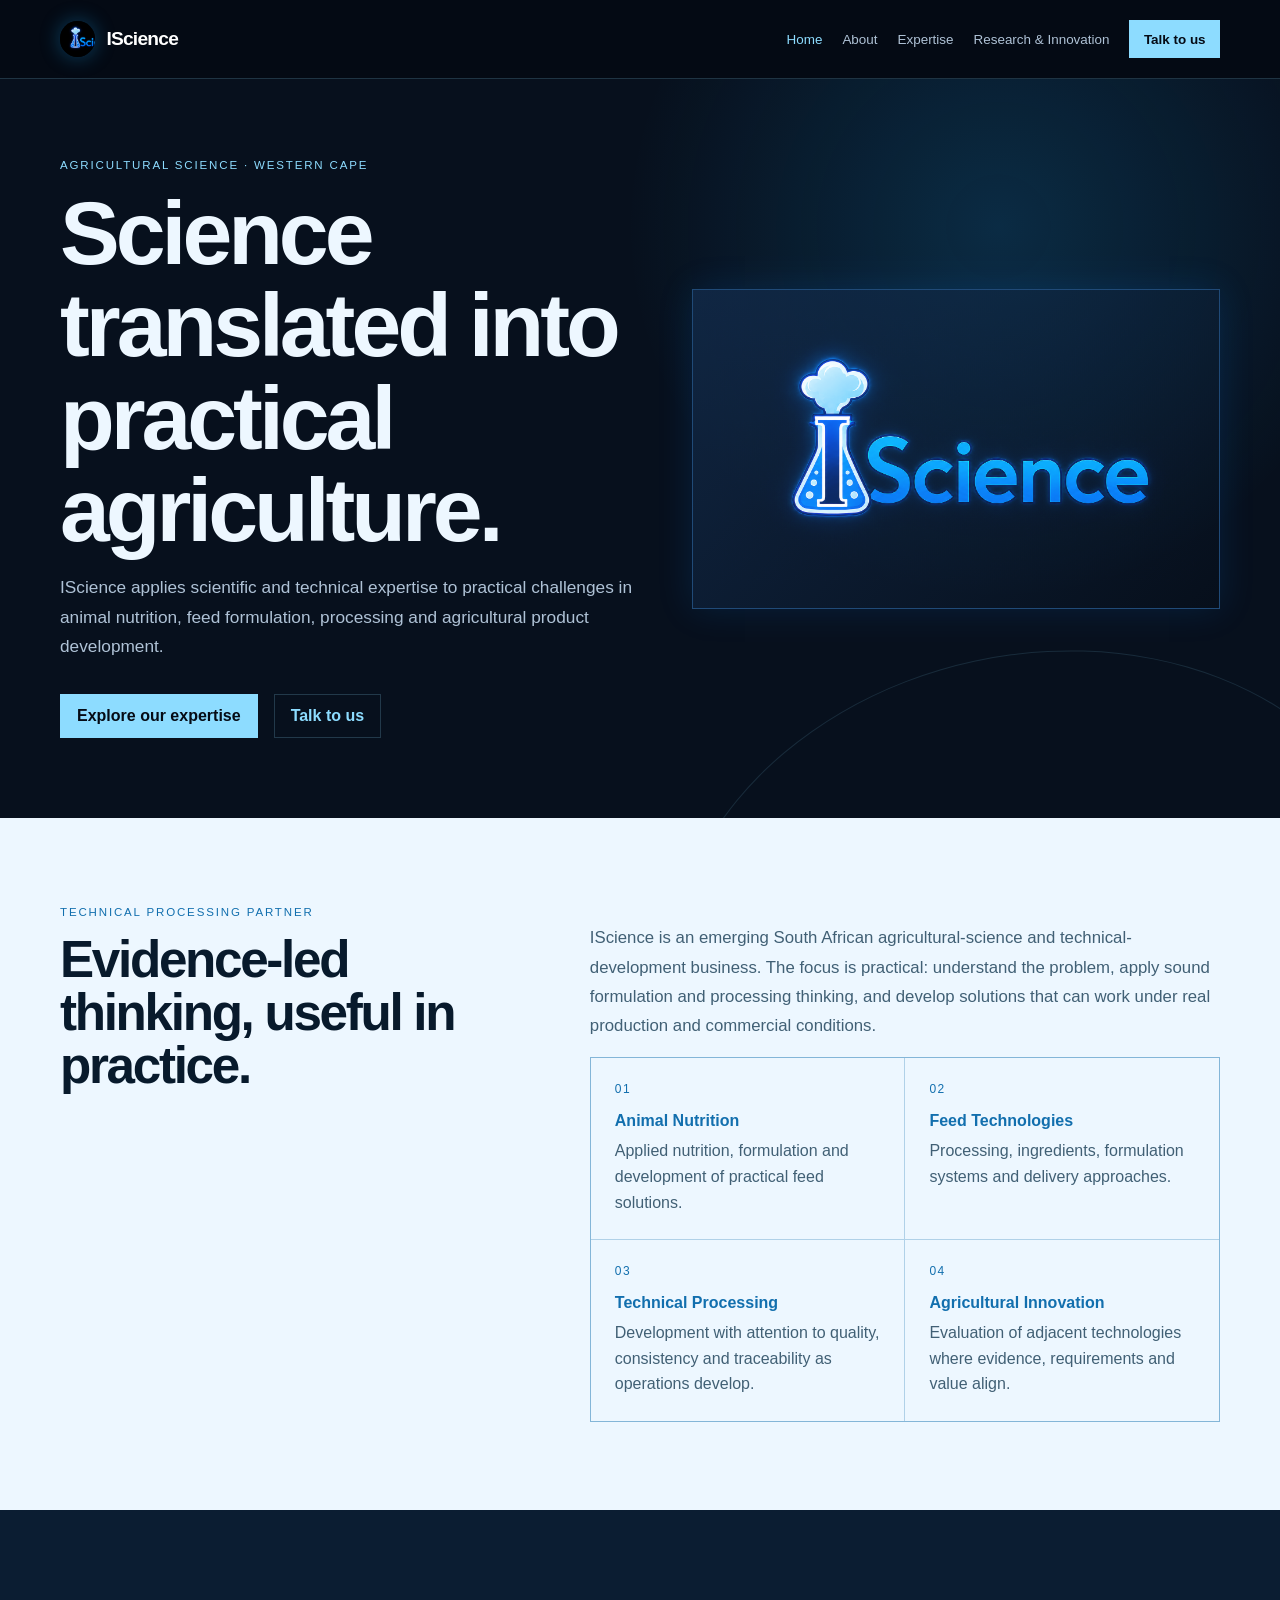
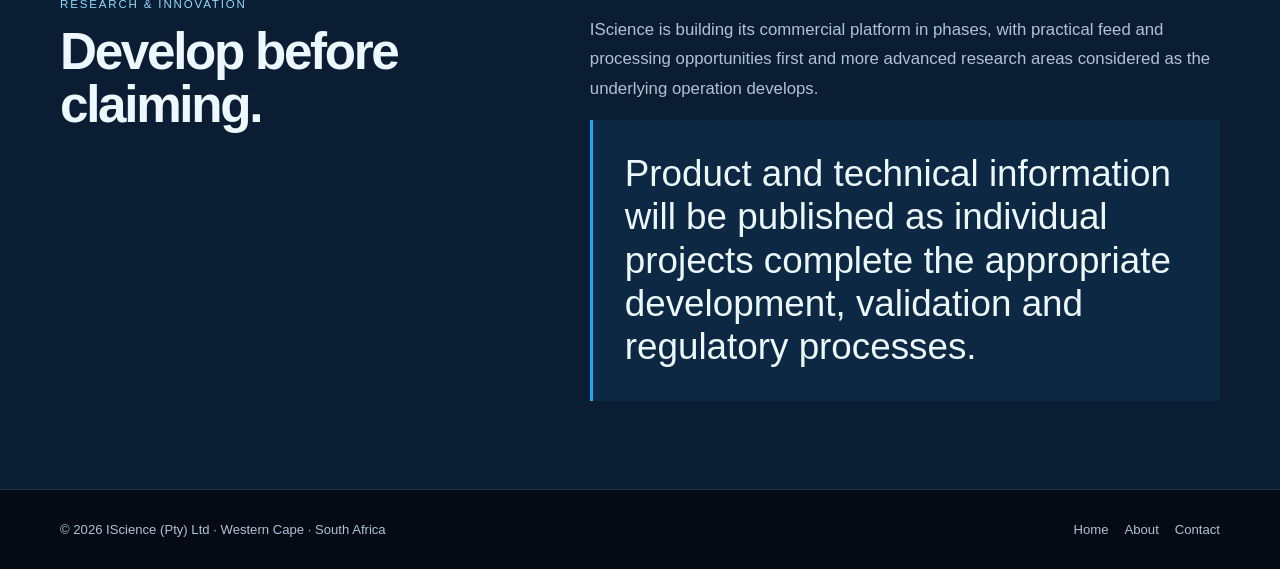
<file: index.html>
<!doctype html>
<html lang="en-ZA">
<head>
  <meta charset="utf-8">
  <meta name="viewport" content="width=device-width, initial-scale=1">
  <title>IScience | Agricultural Science, Nutrition &amp; Feed Technology</title>
  <meta name="description" content="IScience is a Western Cape agricultural science business focused on animal nutrition, feed technology, technical processing and practical product development.">
  <link rel="icon" href="assets/iscience-logo.png" type="image/png">
  <link rel="stylesheet" href="styles.css">
  <script src="script.js" defer></script>
</head>
<body>
  <a class="skip-link" href="#main-content">Skip to content</a>
  <header class="site-header">
    <div class="header-inner">
      <a class="brand" href="index.html" aria-label="IScience home"><img class="brand-mark" src="assets/iscience-logo.png" alt=""><span class="brand-word">IScience</span></a>
      <button class="menu-toggle" type="button" data-menu-toggle aria-controls="site-navigation" aria-expanded="false">Menu</button>
      <nav class="site-nav" id="site-navigation" aria-label="Primary navigation">
        <a href="index.html" aria-current="page">Home</a>
        <a href="about/index.html">About</a>
        <a href="index.html#expertise">Expertise</a>
        <a href="index.html#research">Research &amp; Innovation</a>
        <a href="contact/index.html" class="nav-cta">Talk to us</a>
      </nav>
    </div>
  </header>

  <main id="main-content">
    <section class="hero">
      <div class="container hero-grid">
        <div>
          <p class="eyebrow">Agricultural science · Western Cape</p>
          <h1>Science translated into practical agriculture.</h1>
          <p class="hero-copy">IScience applies scientific and technical expertise to practical challenges in animal nutrition, feed formulation, processing and agricultural product development.</p>
          <div class="actions"><a class="button button-primary" href="#expertise">Explore our expertise</a><a class="button button-secondary" href="contact/index.html">Talk to us</a></div>
        </div>
        <div class="hero-logo"><img src="assets/iscience-logo.png" alt="IScience laboratory flask logo"></div>
      </div>
    </section>

    <section class="light-section section" id="expertise">
      <div class="container section-grid">
        <div><p class="section-kicker">Technical processing partner</p><h2>Evidence-led thinking, useful in practice.</h2></div>
        <div><p class="section-copy">IScience is an emerging South African agricultural-science and technical-development business. The focus is practical: understand the problem, apply sound formulation and processing thinking, and develop solutions that can work under real production and commercial conditions.</p><div class="expertise-grid">
          <div class="expertise-item"><span class="number">01</span><strong>Animal Nutrition</strong><p>Applied nutrition, formulation and development of practical feed solutions.</p></div>
          <div class="expertise-item"><span class="number">02</span><strong>Feed Technologies</strong><p>Processing, ingredients, formulation systems and delivery approaches.</p></div>
          <div class="expertise-item"><span class="number">03</span><strong>Technical Processing</strong><p>Development with attention to quality, consistency and traceability as operations develop.</p></div>
          <div class="expertise-item"><span class="number">04</span><strong>Agricultural Innovation</strong><p>Evaluation of adjacent technologies where evidence, requirements and value align.</p></div>
        </div></div>
      </div>
    </section>

    <section class="dark-section section" id="research">
      <div class="container section-grid">
        <div><p class="section-kicker">Research &amp; innovation</p><h2>Develop before claiming.</h2></div>
        <div><p class="section-copy" style="color: var(--muted)">IScience is building its commercial platform in phases, with practical feed and processing opportunities first and more advanced research areas considered as the underlying operation develops.</p><div class="statement">Product and technical information will be published as individual projects complete the appropriate development, validation and regulatory processes.</div></div>
      </div>
    </section>
  </main>

  <footer class="site-footer"><div class="container footer-inner"><span>© 2026 IScience (Pty) Ltd · Western Cape · South Africa</span><nav class="footer-nav" aria-label="Footer navigation"><a href="index.html">Home</a><a href="about/index.html">About</a><a href="contact/index.html">Contact</a></nav></div></footer>
</body>
</html>
</file>
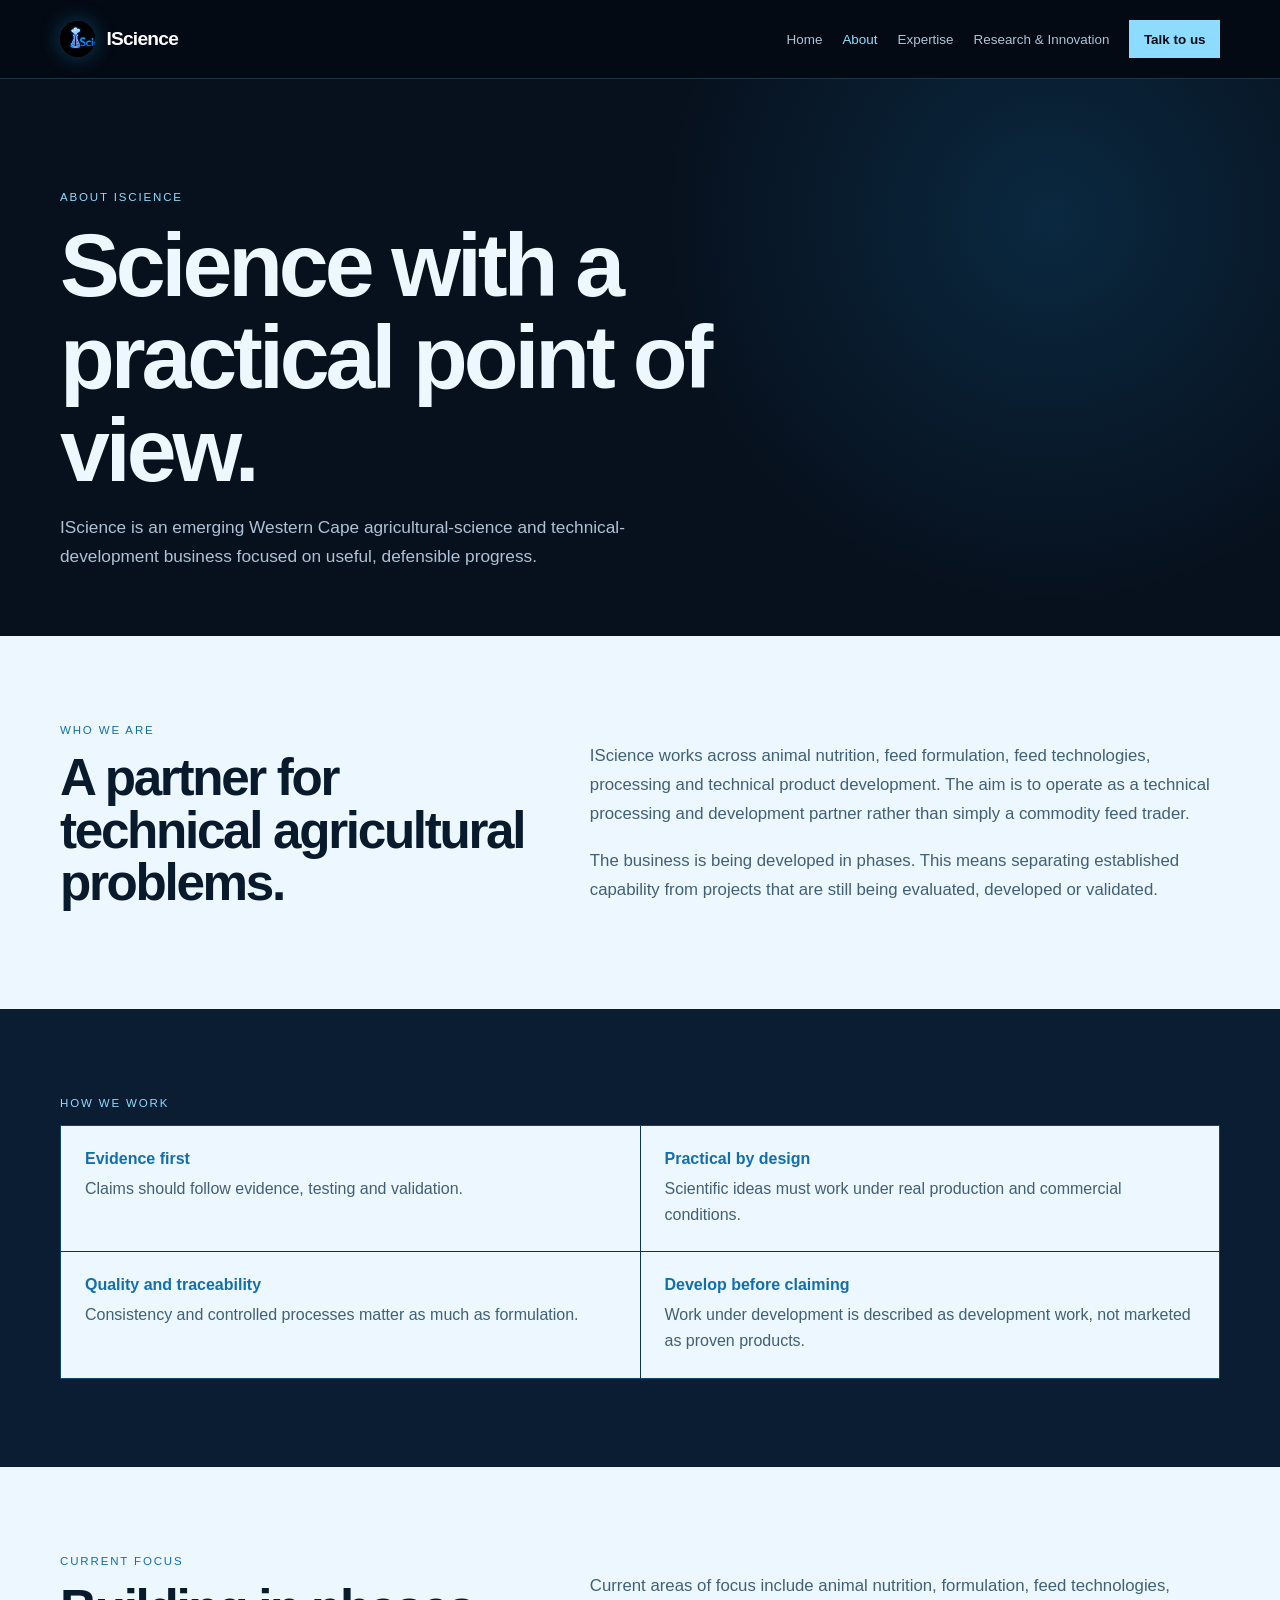
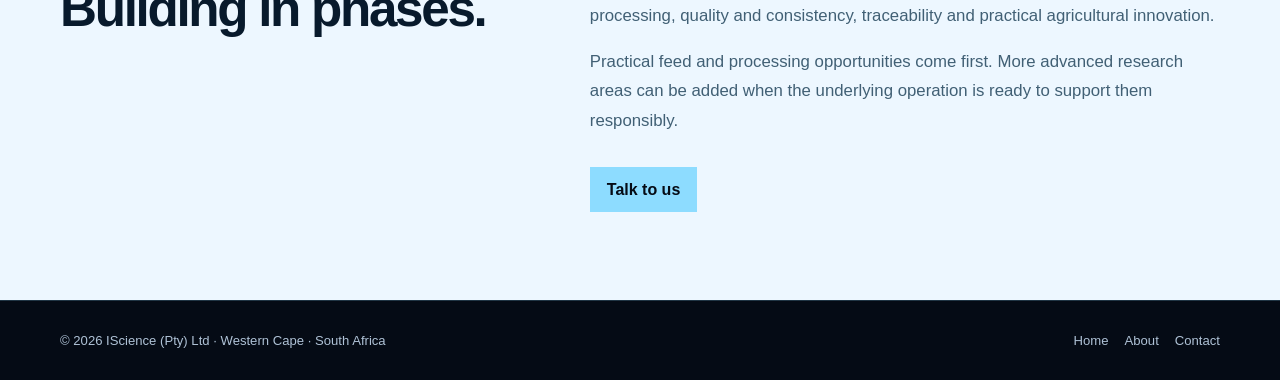
<file: about/index.html>
<!doctype html>
<html lang="en-ZA">
<head>
  <meta charset="utf-8">
  <meta name="viewport" content="width=device-width, initial-scale=1">
  <title>About IScience | Agricultural Science &amp; Technical Development</title>
  <meta name="description" content="Learn how IScience approaches animal nutrition, feed formulation, technical processing and practical agricultural innovation.">
  <link rel="icon" href="../assets/iscience-logo.png" type="image/png">
  <link rel="stylesheet" href="../styles.css">
  <script src="../script.js" defer></script>
</head>
<body>
  <a class="skip-link" href="#main-content">Skip to content</a>
  <header class="site-header"><div class="header-inner"><a class="brand" href="../index.html" aria-label="IScience home"><img class="brand-mark" src="../assets/iscience-logo.png" alt=""><span class="brand-word">IScience</span></a><button class="menu-toggle" type="button" data-menu-toggle aria-controls="site-navigation" aria-expanded="false">Menu</button><nav class="site-nav" id="site-navigation" aria-label="Primary navigation"><a href="../index.html">Home</a><a href="index.html" aria-current="page">About</a><a href="../index.html#expertise">Expertise</a><a href="../index.html#research">Research &amp; Innovation</a><a href="../contact/index.html" class="nav-cta">Talk to us</a></nav></div></header>
  <main id="main-content">
    <section class="page-hero"><div class="container"><p class="eyebrow">About IScience</p><h1>Science with a practical point of view.</h1><p class="lead">IScience is an emerging Western Cape agricultural-science and technical-development business focused on useful, defensible progress.</p></div></section>
    <section class="light-section section"><div class="container section-grid"><div><p class="section-kicker">Who we are</p><h2>A partner for technical agricultural problems.</h2></div><div><p class="section-copy">IScience works across animal nutrition, feed formulation, feed technologies, processing and technical product development. The aim is to operate as a technical processing and development partner rather than simply a commodity feed trader.</p><p class="section-copy">The business is being developed in phases. This means separating established capability from projects that are still being evaluated, developed or validated.</p></div></div></section>
    <section class="dark-section section"><div class="container"><p class="section-kicker">How we work</p><div class="principles"><div class="principle"><strong>Evidence first</strong><p>Claims should follow evidence, testing and validation.</p></div><div class="principle"><strong>Practical by design</strong><p>Scientific ideas must work under real production and commercial conditions.</p></div><div class="principle"><strong>Quality and traceability</strong><p>Consistency and controlled processes matter as much as formulation.</p></div><div class="principle"><strong>Develop before claiming</strong><p>Work under development is described as development work, not marketed as proven products.</p></div></div></div></section>
    <section class="light-section section"><div class="container section-grid"><div><p class="section-kicker">Current focus</p><h2>Building in phases.</h2></div><div><p class="section-copy">Current areas of focus include animal nutrition, formulation, feed technologies, processing, quality and consistency, traceability and practical agricultural innovation.</p><p class="section-copy">Practical feed and processing opportunities come first. More advanced research areas can be added when the underlying operation is ready to support them responsibly.</p><div class="actions"><a class="button button-primary" href="../contact/index.html">Talk to us</a></div></div></div></section>
  </main>
  <footer class="site-footer"><div class="container footer-inner"><span>© 2026 IScience (Pty) Ltd · Western Cape · South Africa</span><nav class="footer-nav" aria-label="Footer navigation"><a href="../index.html">Home</a><a href="index.html">About</a><a href="../contact/index.html">Contact</a></nav></div></footer>
</body>
</html>
</file>
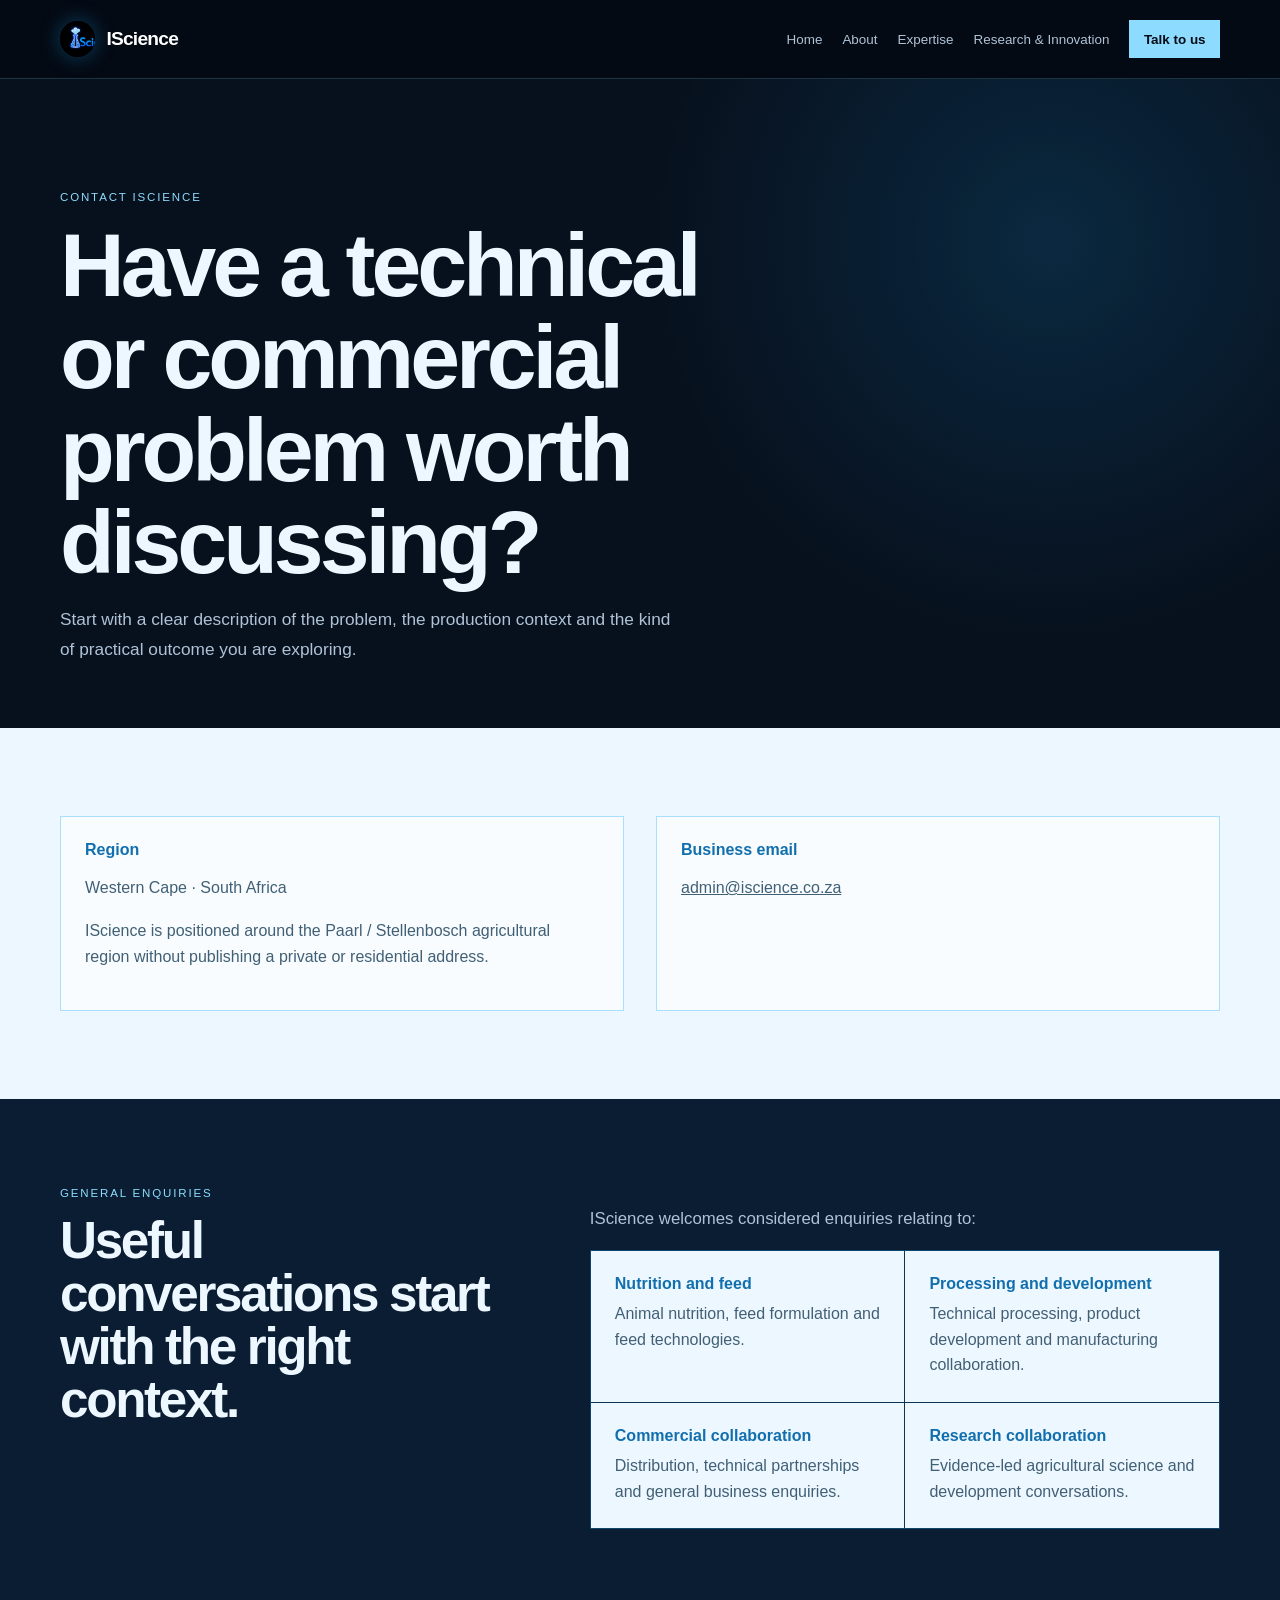
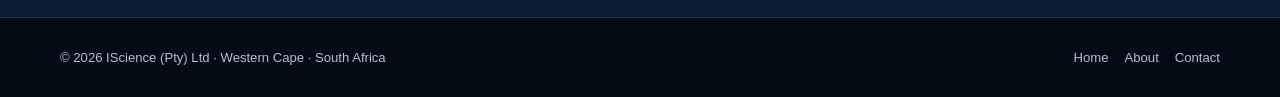
<file: contact/index.html>
<!doctype html>
<html lang="en-ZA">
<head>
  <meta charset="utf-8">
  <meta name="viewport" content="width=device-width, initial-scale=1">
  <title>Contact IScience | Western Cape Agricultural Science</title>
  <meta name="description" content="Contact IScience for general business enquiries relating to agricultural science, nutrition, feed, processing and technical development.">
  <link rel="icon" href="../assets/iscience-logo.png" type="image/png">
  <link rel="stylesheet" href="../styles.css">
  <script src="../script.js" defer></script>
</head>
<body>
  <a class="skip-link" href="#main-content">Skip to content</a>
  <header class="site-header"><div class="header-inner"><a class="brand" href="../index.html" aria-label="IScience home"><img class="brand-mark" src="../assets/iscience-logo.png" alt=""><span class="brand-word">IScience</span></a><button class="menu-toggle" type="button" data-menu-toggle aria-controls="site-navigation" aria-expanded="false">Menu</button><nav class="site-nav" id="site-navigation" aria-label="Primary navigation"><a href="../index.html">Home</a><a href="../about/index.html">About</a><a href="../index.html#expertise">Expertise</a><a href="../index.html#research">Research &amp; Innovation</a><a href="index.html" aria-current="page" class="nav-cta">Talk to us</a></nav></div></header>
  <main id="main-content">
    <section class="page-hero"><div class="container"><p class="eyebrow">Contact IScience</p><h1>Have a technical or commercial problem worth discussing?</h1><p class="lead">Start with a clear description of the problem, the production context and the kind of practical outcome you are exploring.</p></div></section>
    <section class="light-section section"><div class="container contact-panel"><div class="contact-block"><strong>Region</strong><p>Western Cape · South Africa</p><p>IScience is positioned around the Paarl / Stellenbosch agricultural region without publishing a private or residential address.</p></div><div class="contact-block"><strong>Business email</strong><p><a href="mailto:admin@iscience.co.za">admin@iscience.co.za</a></p></div></div></section>
    <section class="dark-section section"><div class="container section-grid"><div><p class="section-kicker">General enquiries</p><h2>Useful conversations start with the right context.</h2></div><div><p class="section-copy" style="color: var(--muted)">IScience welcomes considered enquiries relating to:</p><div class="principles"><div class="principle"><strong>Nutrition and feed</strong><p>Animal nutrition, feed formulation and feed technologies.</p></div><div class="principle"><strong>Processing and development</strong><p>Technical processing, product development and manufacturing collaboration.</p></div><div class="principle"><strong>Commercial collaboration</strong><p>Distribution, technical partnerships and general business enquiries.</p></div><div class="principle"><strong>Research collaboration</strong><p>Evidence-led agricultural science and development conversations.</p></div></div></div></div></section>
  </main>
  <footer class="site-footer"><div class="container footer-inner"><span>© 2026 IScience (Pty) Ltd · Western Cape · South Africa</span><nav class="footer-nav" aria-label="Footer navigation"><a href="../index.html">Home</a><a href="../about/index.html">About</a><a href="index.html">Contact</a></nav></div></footer>
</body>
</html>
</file>
<file: styles.css>
:root {
  --navy-950: #050b15;
  --navy-900: #07101d;
  --navy-800: #0b1d32;
  --blue-700: #126fae;
  --blue-500: #19a8f4;
  --cyan-300: #8ddcff;
  --ice-100: #edf7ff;
  --ice-200: #d8edfc;
  --ink: #081a2c;
  --muted: #afc2d6;
  --line: rgba(141, 220, 255, 0.2);
  --max-width: 1160px;
  font-family: Arial, Helvetica, sans-serif;
  color: var(--ice-100);
  background: var(--navy-950);
}

* { box-sizing: border-box; }
html { scroll-behavior: smooth; }
body { margin: 0; min-width: 0; background: var(--navy-950); }
a { color: inherit; }
a:focus-visible, button:focus-visible, input:focus-visible { outline: 3px solid var(--cyan-300); outline-offset: 3px; }
img { max-width: 100%; height: auto; }
button, input { font: inherit; }
.visually-hidden { position: absolute; width: 1px; height: 1px; padding: 0; margin: -1px; overflow: hidden; clip: rect(0, 0, 0, 0); white-space: nowrap; border: 0; }

.skip-link { position: absolute; left: 1rem; top: -4rem; z-index: 10; padding: .75rem 1rem; background: var(--cyan-300); color: var(--navy-950); font-weight: 700; }
.skip-link:focus { top: 1rem; }
.site-header { position: sticky; top: 0; z-index: 5; border-bottom: 1px solid var(--line); background: rgba(5, 11, 21, .94); backdrop-filter: blur(16px); }
.header-inner, .container { width: min(calc(100% - 2.5rem), var(--max-width)); margin: 0 auto; }
.header-inner { min-height: 78px; display: flex; align-items: center; justify-content: space-between; gap: 1.25rem; }
.brand { display: inline-flex; align-items: center; gap: .7rem; text-decoration: none; font-weight: 800; letter-spacing: -.04em; font-size: 1.2rem; }
.brand-mark { width: 2.2rem; height: 2.2rem; object-fit: cover; object-position: left center; border-radius: 50%; box-shadow: 0 0 20px rgba(25, 168, 244, .35); }
.brand-word { color: #fff; }
.site-nav { display: flex; align-items: center; gap: 1.25rem; font-size: .84rem; color: var(--muted); }
.site-nav a { text-decoration: none; }
.site-nav a:hover, .site-nav a[aria-current="page"] { color: var(--cyan-300); }
.nav-cta { color: var(--navy-950) !important; background: var(--cyan-300); padding: .7rem .9rem; font-weight: 700; }
.menu-toggle { display: none; min-height: 44px; border: 1px solid var(--line); background: transparent; color: #fff; padding: .55rem .7rem; }

.hero { position: relative; overflow: hidden; background: radial-gradient(circle at 78% 20%, rgba(25,168,244,.18), transparent 32%), var(--navy-900); }
.hero::after { content: ""; position: absolute; inset: auto -10% -58% 52%; height: 80%; border: 1px solid rgba(141,220,255,.13); border-radius: 50%; transform: rotate(-12deg); pointer-events: none; }
.hero-grid { display: grid; grid-template-columns: 1.05fr .95fr; align-items: center; gap: 3rem; min-height: 600px; padding: 5rem 0; }
.eyebrow, .section-kicker { margin: 0 0 1rem; color: var(--cyan-300); font-size: .72rem; letter-spacing: .16em; text-transform: uppercase; }
h1, h2, h3 { margin: 0; letter-spacing: -.045em; line-height: 1.03; }
h1 { max-width: 720px; font-size: clamp(2.9rem, 7vw, 6.2rem); }
h2 { font-size: clamp(2rem, 4vw, 3.8rem); }
h3 { font-size: 1.3rem; }
.hero-copy, .lead { max-width: 620px; color: var(--muted); font-size: 1.08rem; line-height: 1.7; }
.actions { display: flex; flex-wrap: wrap; align-items: center; gap: 1rem; margin-top: 2rem; }
.button { display: inline-flex; align-items: center; justify-content: center; min-height: 2.8rem; padding: .75rem 1rem; border: 1px solid transparent; text-decoration: none; font-weight: 700; }
.button-primary { background: var(--cyan-300); color: var(--navy-950); }
.button-secondary { border-color: var(--line); color: var(--cyan-300); }
.hero-logo { display: grid; place-items: center; min-height: 320px; padding: 1.25rem; border: 1px solid #204a77; background: linear-gradient(135deg, rgba(19,45,79,.72), rgba(5,12,22,.25)); box-shadow: 0 0 34px rgba(0,129,255,.14); }
.hero-logo img { width: min(100%, 560px); mix-blend-mode: screen; }

.light-section { background: var(--ice-100); color: var(--ink); }
.light-section .section-kicker { color: var(--blue-700); }
.dark-section { background: var(--navy-800); }
.section { padding: 5.5rem 0; }
.section-grid { display: grid; grid-template-columns: .85fr 1.15fr; gap: 4rem; align-items: start; }
.section-copy { max-width: 690px; color: #416075; font-size: 1.05rem; line-height: 1.75; }
.principles, .expertise-grid { display: grid; grid-template-columns: repeat(2, minmax(0, 1fr)); gap: 1px; background: rgba(18,111,174,.28); border: 1px solid rgba(18,111,174,.28); }
.principle, .expertise-item { padding: 1.5rem; background: var(--ice-100); }
.principle strong, .expertise-item strong { display: block; margin-bottom: .5rem; color: var(--blue-700); }
.principle p, .expertise-item p { margin: 0; color: #416075; line-height: 1.6; }
.number { display: block; margin-bottom: 1rem; color: var(--blue-700); font-size: .75rem; letter-spacing: .12em; }
.statement { padding: 2rem; border-left: 3px solid var(--blue-500); background: rgba(25,168,244,.08); color: var(--ice-100); font-size: clamp(1.35rem, 3vw, 2.3rem); line-height: 1.18; }
.page-hero { padding: 7rem 0 4rem; background: radial-gradient(circle at 82% 25%, rgba(25,168,244,.16), transparent 35%), var(--navy-900); }
.page-hero .lead { margin-bottom: 0; }
.contact-panel { display: grid; grid-template-columns: 1fr 1fr; gap: 2rem; }
.contact-block { padding: 1.5rem; border: 1px solid rgba(25,168,244,.35); background: #f8fcff; }
.contact-block p { color: #416075; line-height: 1.65; }
.contact-block strong { display: block; margin-bottom: .5rem; color: var(--blue-700); }
.pending { color: #416075; font-size: .9rem; }
.site-footer { padding: 2rem 0; border-top: 1px solid var(--line); background: var(--navy-950); color: var(--muted); }
.footer-inner { display: flex; flex-wrap: wrap; align-items: center; justify-content: space-between; gap: 1rem; font-size: .82rem; }
.footer-nav { display: flex; gap: 1rem; }
.footer-nav a { text-decoration: none; }
.footer-nav a:hover { color: var(--cyan-300); }

@media (max-width: 760px) {
  .header-inner, .container { width: min(calc(100% - 1.5rem), var(--max-width)); }
  .header-inner { min-height: 68px; }
  .menu-toggle { display: inline-flex; }
  .site-nav { display: none; position: absolute; left: .75rem; right: .75rem; top: 68px; flex-direction: column; align-items: stretch; gap: 0; padding: .6rem; border: 1px solid var(--line); background: var(--navy-900); }
  .site-nav.is-open { display: flex; }
  .site-nav a { padding: .8rem; }
  .hero-grid, .section-grid, .contact-panel { grid-template-columns: 1fr; gap: 2rem; }
  .hero-grid { min-height: auto; padding: 4rem 0; }
  .hero-logo { min-height: 210px; }
  .section { padding: 3.8rem 0; }
  .principles, .expertise-grid { grid-template-columns: 1fr; }
  .page-hero { padding: 5rem 0 3rem; }
  .footer-inner { align-items: flex-start; flex-direction: column; }
}

@media (prefers-reduced-motion: reduce) {
  html { scroll-behavior: auto; }
}
</file>
